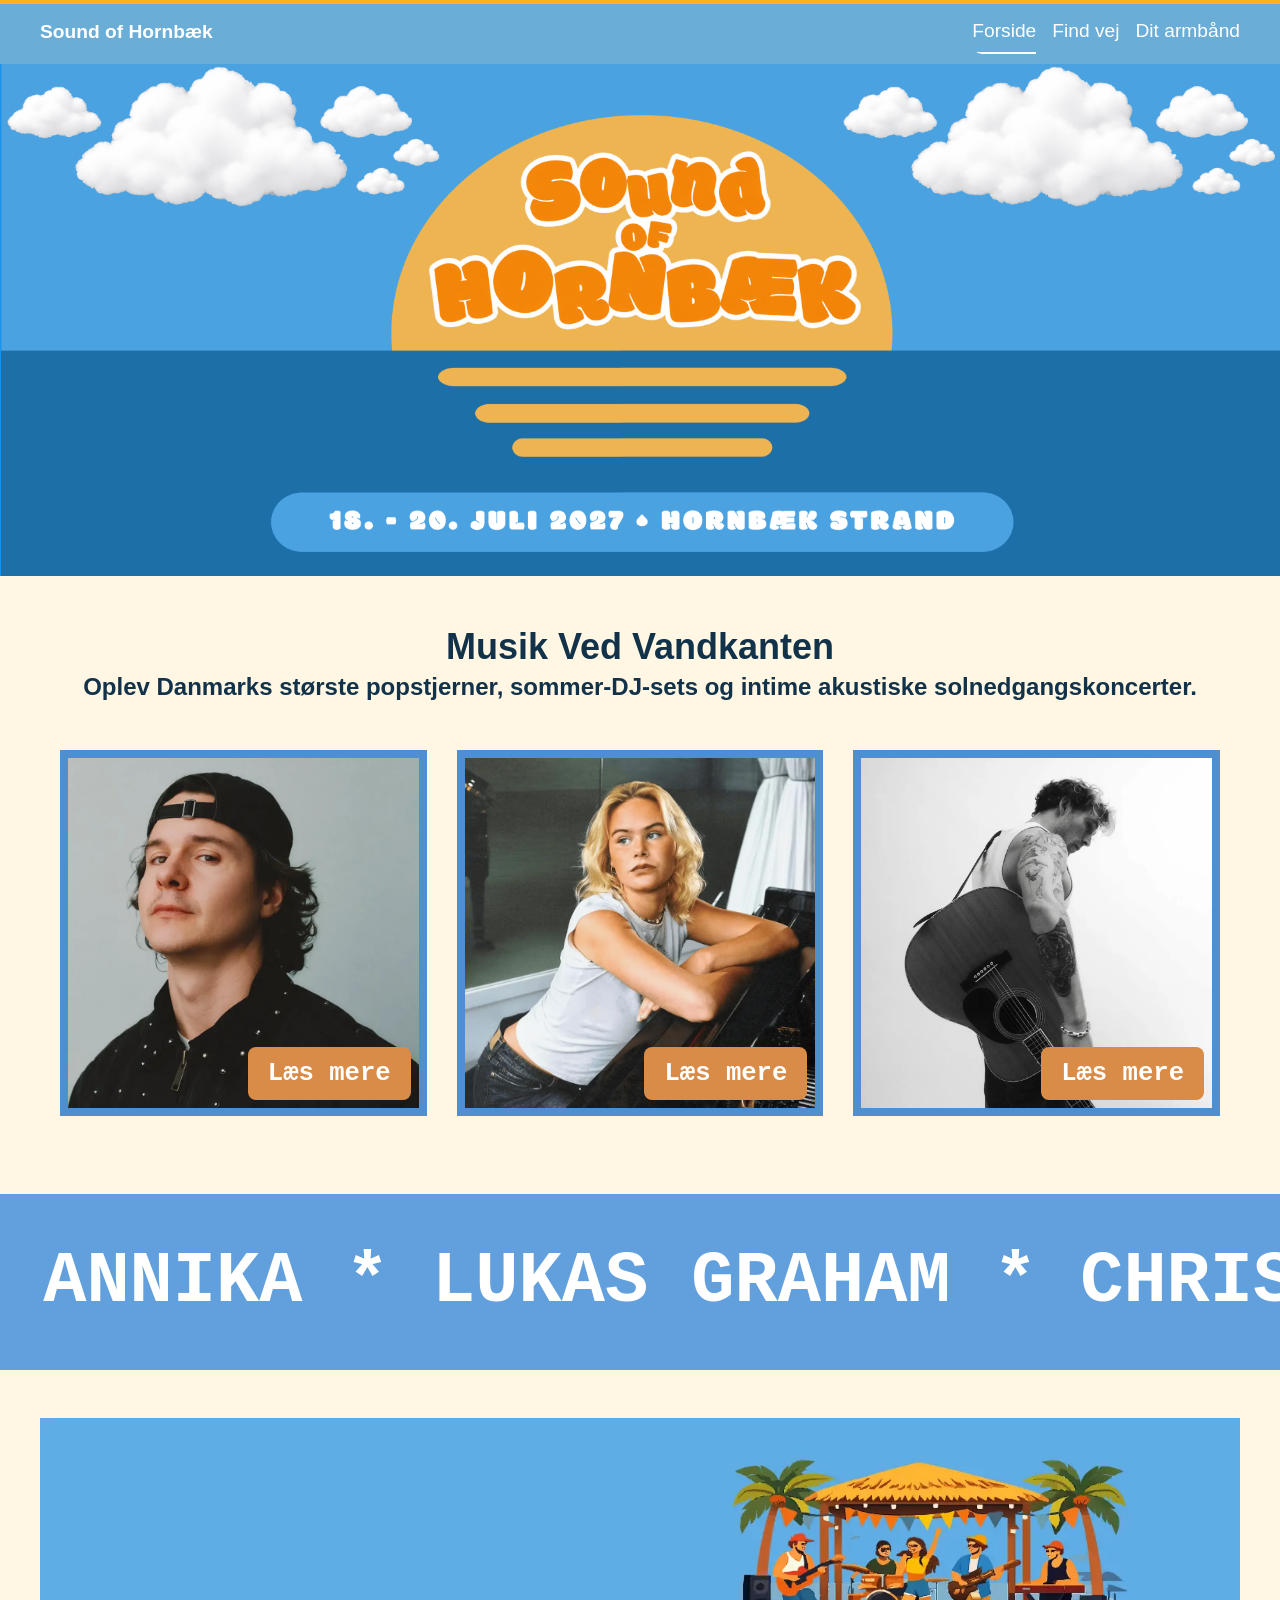
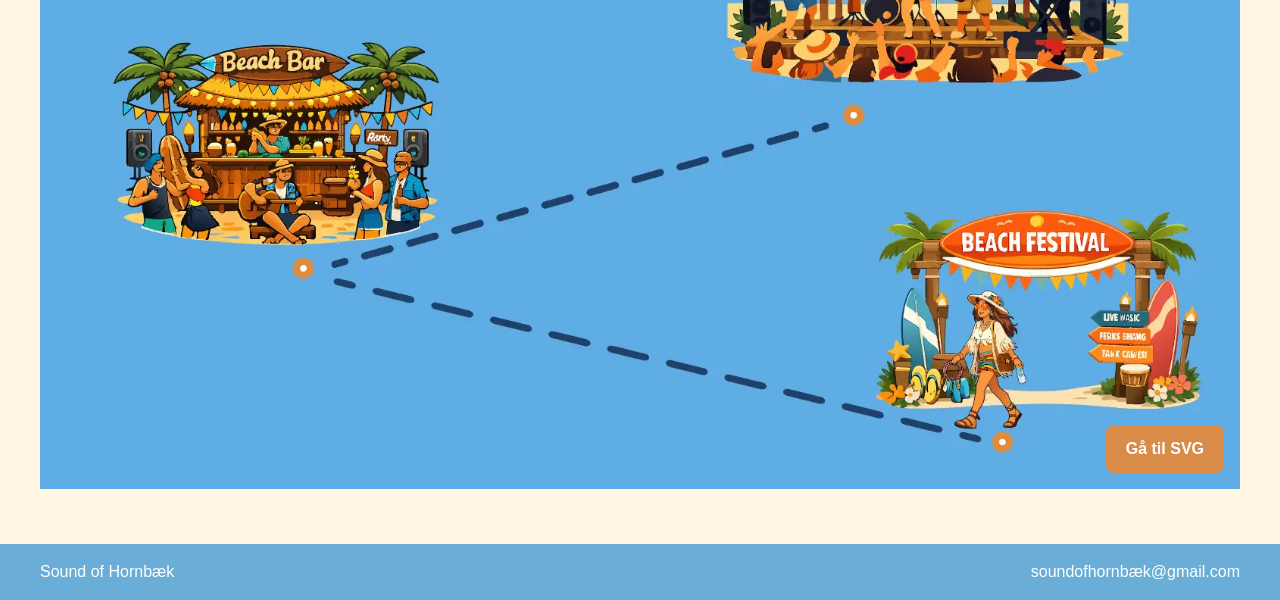
<file: index.html>
<!DOCTYPE html>
<html lang="da">

<head>
  <meta charset="UTF-8">
  <meta name="viewport" content="width=device-width, initial-scale=1.0">
  <title>Sound of Hornbæk | Strandfestival</title>
  <link rel="stylesheet" href="./starter.css">
  <link rel="stylesheet" href="./style.css">
  <link rel="icon" href="./imgs/favicon.ico">
</head>

<body>
  <header class="site-header">
    <div class="header-content">
      <a class="site-logo" href="./index.html">Sound of Hornbæk</a>
      <nav class="site-nav">
        <button popovertarget="menu">Menu</button>
        <ul class="menu" id="menu" popover>
          <li><a href="./" aria-current="page">Forside</a></li>
          <li><a href="./svg.html">Find vej</a></li>
          <li><a href="./form.html">Dit armbånd</a></li>
        </ul>
      </nav>
    </div>
  </header>

  <main>
    <section class="hero">
      <div class="hero_content">
        <img src="./imgs/forside_hero_img.png" alt="Hero Image">
      </div>
    </section>

    <section class="forside_indhold">
      <div class="forside_tekst">
        <h1>Musik Ved Vandkanten</h1>

        <p>Oplev Danmarks største popstjerner, sommer-DJ-sets og intime akustiske
          solnedgangskoncerter.</p>
      </div>

      <div class="artists">
        <div class="box1">
          <img src="./imgs/lukasgraham.webp" alt="Lukas Graham">
          <p>Lukas Graham</p>
          <button class="btn" popovertarget="popover1">Læs mere</button>
        </div>

        <div class="box2">
          <img src="./imgs/annika.webp" alt="Annika">
          <p>Annika</p>
          <button class="btn" popovertarget="popover2">Læs mere</button>
        </div>

        <div class="box3">
          <img src="./imgs/christopher.webp" alt="Christopher">
          <p>Christopher</p>
          <button class="btn" popovertarget="popover3">Læs mere</button>
        </div>
      </div>

      <div id="popover1" class="popup" popover>
        <img src="./imgs/lukasgraham2.webp" alt="Lukas Graham">

        <div class="popup-tekst">
          <h2>Lukas Graham</h2>
          <p>Lukas Graham blev dannet i 2011 af sangeren Lukas Forchhammer sammen med to venner, og bandet kommer fra
            Christiania i København. Debutalbummet fra 2012 gik direkte ind som nummer et på de danske hitlister, og med
            singlen
            "7 Years" fra 2015 blev bandet kendt langt uden for Danmarks grænser. Musikken blander pop, soul og R&amp;B.
          </p>
          <button class="luk" popovertarget="popover1" popovertargetaction="hide">Luk</button>
        </div>
      </div>

      <div id="popover2" class="popup" popover>
        <img src="./imgs/annika2.webp" alt="Annika">

        <div class="popup-tekst">
          <h2>Annika</h2>
          <p>Annika er født i 2004 og voksede op i Vejby i Nordsjælland. Som barn spillede hun med i filmen Jagten, før
            hun slog
            igennem som sanger. I 2024 vandt hun prisen som Årets Nye Danske Navn ved Danish Music Awards, og hendes
            debutalbum
            gik ind som nummer et på den danske albumliste i 2025. Samme år åbnede hun Orange Scene på Roskilde
            Festival.</p>
          <button class="luk" popovertarget="popover2" popovertargetaction="hide">Luk</button>
        </div>
      </div>

      <div id="popover3" class="popup" popover>
        <img src="./imgs/christopher2.webp" alt="Christopher">

        <div class="popup-tekst">
          <h2>Christopher</h2>
          <p>Christopher er en dansk popsanger og sangskriver, kendt for sin bløde stemme og følsomme tekster. Han er
            vokset op
            på Amager og begyndte at synge som treårig, og han startede med at lægge coverversioner ud på nettet. I 2014
            vandt
            han flere priser ved Danish Music Awards, blandt andet Årets Popalbum, og hittet "CPH Girls" blev et af hans
            største.</p>
          <button class="luk" popovertarget="popover3" popovertargetaction="hide">Luk</button>
        </div>
      </div>
    </section>

    <div class="marquee" aria-label="Navneliste">
      <div class="track">
        <span> Annika * Lukas Graham * Christopher *</span>
        <span> Annika * Lukas Graham * Christopher *</span>
      </div>
    </div>

    <section class="layout">

      <section class="svg_teaser">
        <!-- Skift "billede.png" ud med dit eget billede -->
        <img class="svg_festival" src="./imgs/svg.webp" alt="Kort over Sound of Hornbæk">
        <a class="svg_knap" href="svg.html">Gå til SVG</a>
      </section>

    </section>
  </main>

  <footer class="site-footer">
    <div class="footer-content">
      <p>Sound of Hornbæk</p>
      <a class="mail" href="#">soundofhornbæk@gmail.com</a>

    </div>
  </footer>
  <script src="./script.js"></script>
</body>

</html>
</file>
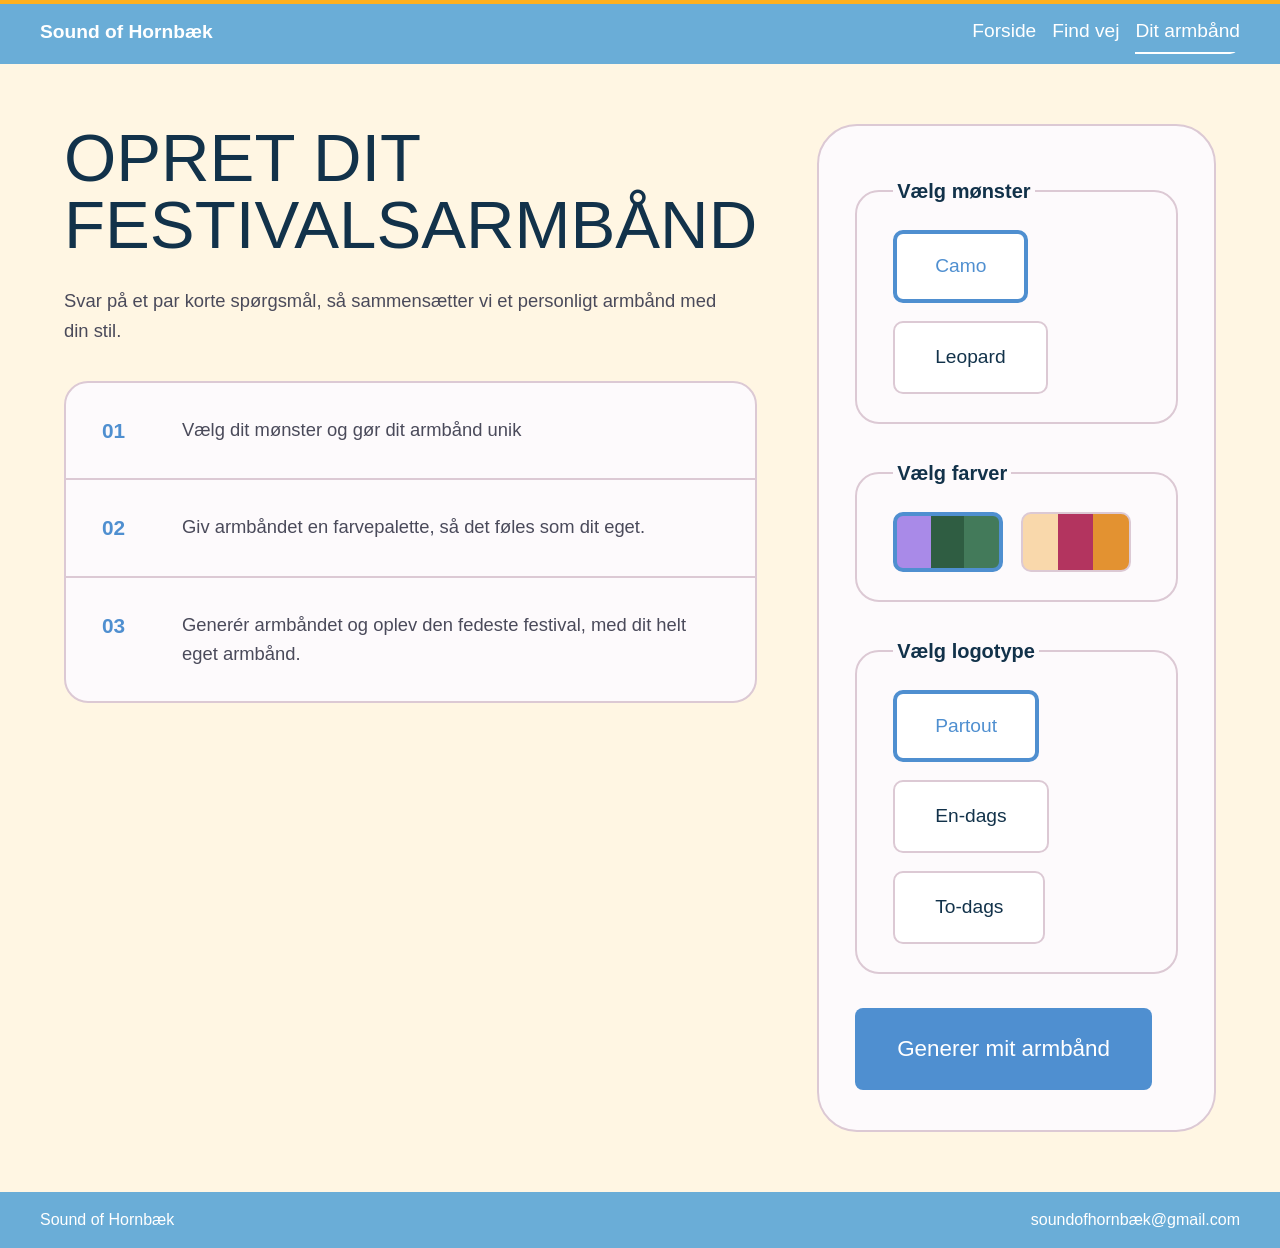
<file: form.html>
<!DOCTYPE html>
<html lang="da">

<head>
  <meta charset="UTF-8">
  <meta name="viewport" content="width=device-width, initial-scale=1.0">
  <title>Formular | Sound of Hornbæk</title>
  <link rel="stylesheet" href="./starter.css">
  <link rel="stylesheet" href="./style.css">
  <link rel="icon" href="./imgs/favicon.ico">
</head>

<body>
  <header class="site-header">
    <div class="header-content">
      <a class="site-logo" href="./">Sound of Hornbæk</a>
      <nav class="site-nav">
        <button popovertarget="menu">Menu</button>
        <ul class="menu" id="menu" popover>
          <li><a href="./">Forside</a></li>
          <li><a href="./svg.html">Find vej</a></li>
          <li><a href="./form.html" aria-current="page">Dit armbånd</a></li>
        </ul>
      </nav>
    </div>
  </header>

  <main>
    <section class="side">

      <!-- Venstre: tekst -->
      <div class="intro">
        <h1>Opret dit festivalsarmbånd</h1>
        <p class="lead">
          Svar på et par korte spørgsmål, så sammensætter vi et personligt
          armbånd med din stil.
        </p>

        <ol class="trin">
          <li>
            <span class="nummer">01</span>
            <p>Vælg dit mønster og gør dit armbånd unik</p>
          </li>
          <li>
            <span class="nummer">02</span>
            <p>Giv armbåndet en farvepalette, så det føles som dit eget.</p>
          </li>
          <li>
            <span class="nummer">03</span>
            <p>Generér armbåndet og oplev den fedeste festival, med dit helt eget armbånd.</p>
          </li>
        </ol>
      </div>

      <!-- Højre: formularboks -->

      <form class="form-placeholder" action="./opsamling.html">
        <fieldset>
          <legend>Vælg mønster</legend>
          <div class="valg-rad">
            <input type="radio" name="moenster" id="camo" value="camo" checked>
            <label for="camo">Camo</label>

            <!-- <input type="radio" name="moenster" id="striber">
            <label for="striber">Striber</label>

            <input type="radio" name="moenster" id="prikker">
            <label for="prikker">Prikker</label> -->

            <input type="radio" name="moenster" id="leopard" value="leopard">
            <label for="leopard">Leopard</label>
          </div>
        </fieldset>

        <fieldset>
          <legend>Vælg farver</legend>
          <div class="valg-rad">
            <input type="radio" name="farver" id="palet1" value="palet1" checked>
            <label for="palet1" class="palet palet1" aria-label="Palet 1"></label>

            <input type="radio" name="farver" id="palet2" value="palet2">
            <label for="palet2" class="palet palet2" aria-label="Palet 2"></label>

            <!-- <input type="radio" name="farver" id="palet3">
            <label for="palet3" class="palet palet3" aria-label="Palet 3"></label>

            <input type="radio" name="farver" id="palet4">
            <label for="palet4" class="palet palet4" aria-label="Palet 4"></label>

            <input type="radio" name="farver" id="palet5">
            <label for="palet5" class="palet palet5" aria-label="Palet 5"></label>

            <input type="radio" name="farver" id="palet6">
            <label for="palet6" class="palet palet6" aria-label="Palet 6"></label> -->
          </div>
        </fieldset>

        <fieldset>
          <legend>Vælg logotype</legend>
          <div class="valg-rad">
            <input type="radio" name="logo" id="partout" value="partout" checked>
            <label for="partout">Partout</label>

            <input type="radio" name="logo" id="endags" value="endags">
            <label for="endags">En-dags</label>

            <input type="radio" name="logo" id="todags" value="todags">
            <label for="todags">To-dags</label>
          </div>
        </fieldset>
        <button type="submit" class="generer">Generer mit armbånd</button>
      </form>

    </section>
  </main>

  <footer class="site-footer">
    <div class="footer-content">
      <p>Sound of Hornbæk</p>
      <a class="mail" href="#">soundofhornbæk@gmail.com</a>
    </div>
  </footer>
  <script src="./script.js"></script>
</body>

</html>
</file>
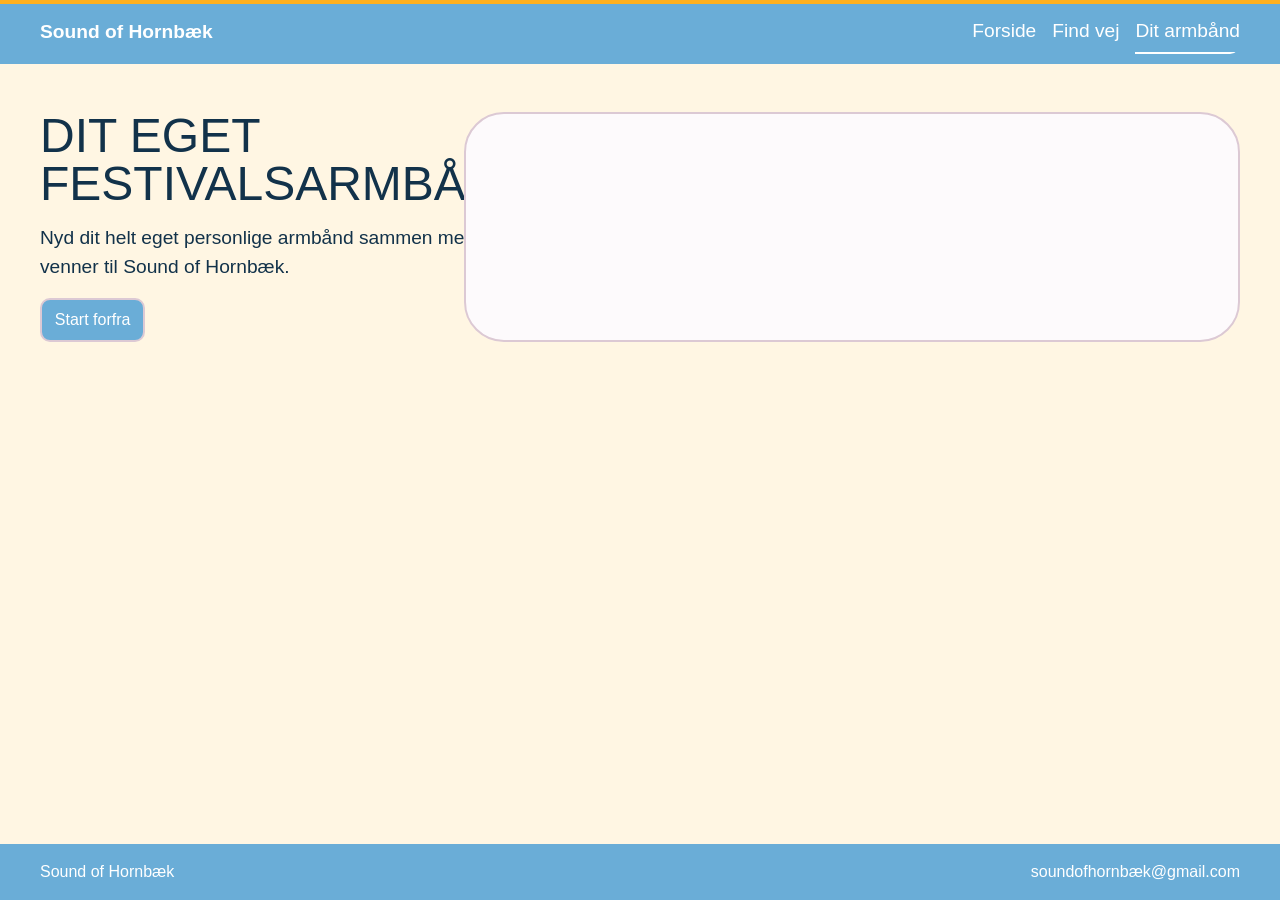
<file: opsamling.html>
<!DOCTYPE html>
<html lang="da">

<head>
  <meta charset="UTF-8">
  <meta name="viewport" content="width=device-width, initial-scale=1.0">
  <title>Opsamling | Sound of Hornbæk</title>
  <link rel="stylesheet" href="./starter.css">
  <link rel="stylesheet" href="./style.css">
  <link rel="icon" href="./imgs/favicon.ico">
</head>

<body>
  <header class="site-header">
    <div class="header-content">
      <a class="site-logo" href="./">Sound of Hornbæk</a>
      <nav class="site-nav">
        <button popovertarget="menu">Menu</button>
        <ul class="menu" id="menu" popover>
          <li><a href="./">Forside</a></li>
          <li><a href="./svg.html">Find vej</a></li>
          <li><a href="./form.html" aria-current="page">Dit armbånd</a></li>
        </ul>
      </nav>
    </div>
  </header>

  <main>
    <section class="opsamling-page">
      <div class="opsamling-intro">
        <h1>Dit eget festivalsarmbånd</h1>
        <p>Nyd dit helt eget personlige armbånd sammen med dine venner til Sound of Hornbæk.</p>
        <div class="actions">
          <a class="button" href="./form.html">Start forfra</a>
        </div>
      </div>

      <article class="opsamling-placeholder">

      </article>
    </section>
  </main>

  <footer class="site-footer">
    <div class="footer-content">
      <p>Sound of Hornbæk</p>
      <a class="mail" href="#">soundofhornbæk@gmail.com</a>
    </div>
  </footer>
  <script src="./script.js"></script>
</body>

</html>
</file>
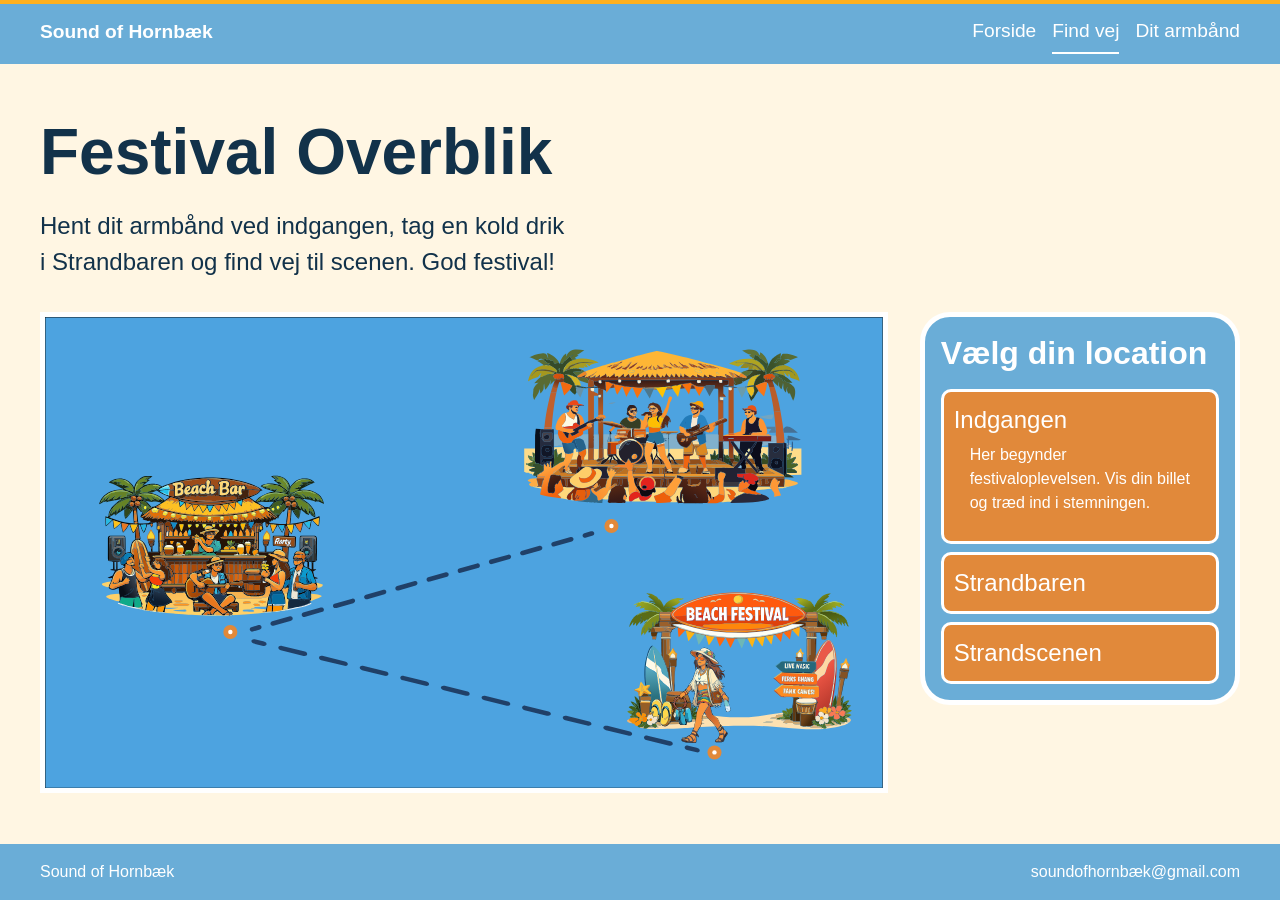
<file: svg.html>
<!DOCTYPE html>
<html lang="da">

<head>
  <meta charset="UTF-8">
  <meta name="viewport" content="width=device-width, initial-scale=1.0">
  <title>Interaktiv SVG | Sound of Hornbæk</title>
  <link rel="stylesheet" href="./starter.css">
  <link rel="stylesheet" href="./style.css">
  <link rel="icon" href="./imgs/favicon.ico">
</head>

<body>
  <header class="site-header">
    <div class="header-content">
      <a class="site-logo" href="./">Sound of Hornbæk</a>
      <nav class="site-nav">
        <button popovertarget="menu">Menu</button>
        <ul class="menu" id="menu" popover>
          <li><a href="./">Forside</a></li>
          <li><a href="./svg.html" aria-current="page">Find vej</a></li>
          <li><a href="./form.html">Dit armbånd</a></li>
        </ul>
      </nav>
    </div>
  </header>

  <main>
    <section class="svg-page">
      <header class="svg-intro">
        <h1>Festival Overblik</h1>
        <p>Hent dit armbånd ved indgangen, tag en kold drik i Strandbaren og find vej til scenen. God festival!</p>
      </header>

      <section class="svg-layout">
        <div class="svg-placeholder">
          <svg class="svg_festival" viewBox="0 0 1908.01 1073.26">
            <use href="./imgs/Event.svg#figurer"></use>
            <use class="person" href="./imgs/Event.svg#person"></use>
          </svg>
        </div>

        <article class="panel">
          <h2>Vælg din location</h2>
          <div class="accordion">
            <!-- TODO: Lav om til details/summary -->
            <details class="accordion-item" name="accordion" data-position="indgangen" id="details-indgangen" open>
              <summary>Indgangen</summary>
              <p>Her begynder festivaloplevelsen. Vis din billet og træd ind i stemningen.</p>
            </details>
            <details class="accordion-item" name="accordion" data-position="strandbaren" id="details-strandbaren">
              <summary>Strandbaren</summary>
              <p>Kolde drikke, gode vibes og den perfekte pause mellem koncerterne.</p>
            </details>
            <details class="accordion-item" name="accordion" data-position="strandscenen" id="details-strandscenen">
              <summary>Strandscenen</summary>
              <p>Festivalens hjerte. Her kan du opleve live musik, fællesskab og uforglemmelige øjeblikke.</p>
            </details>
          </div>
        </article>
      </section>
    </section>
  </main>

  <footer class="site-footer">
    <div class="footer-content">
      <p>Sound of Hornbæk</p>
      <a class="mail" href="#">soundofhornbæk@gmail.com</a>
    </div>
  </footer>
  <script src="./script.js"></script>
</body>

</html>
</file>
<file: starter.css>
*,
::before,
::after {
  box-sizing: border-box;
  margin: 0;
  padding: 0;
}

html {
  interpolate-size: allow-keywords;
  font-family: Impact, Haettenschweiler, "Arial Narrow Bold", sans-serif;
  line-height: 1.5;
  -webkit-font-smoothing: antialiased;
}

h1,
h2 {
  line-height: 1.25;
}

p,
li {
  text-wrap: pretty;
}

img,
svg {
  display: block;
  width: 100%;
  height: auto;
}

label {
  display: block;
}

input,
button,
textarea,
select {
  font: inherit;
  color: inherit;
  background-color: transparent;
  font-size: max(1em, 16px);
  padding: 0;
  margin: 0;
}

input:where([type="checkbox"], [type="radio"]) {
  width: 1em;
  height: 1em;
}

textarea {
  resize: none;
  min-height: 4lh;
}

legend {
  padding: 0;
}

select,
::picker(select) {
  appearance: base-select;
}

[popover] {
  margin: revert;
}

dialog {
  overscroll-behavior: none;

  &::backdrop {
    overflow: hidden;
    overscroll-behavior: contain;
  }
}

.visually-hidden {
  position: absolute;
  width: 1px;
  height: 1px;
  overflow: hidden;
  white-space: nowrap;
  clip-path: inset(100%);
}
</file>
<file: style.css>
/* Variabler */
html {
  --color-page: #fff6e3;
  --color-surface: #6aadd7;
  --color-svg-box: #6aadd7;
  --color-text: #12324a;
  --color-muted: var(--color-text);
  --color-border: #12324a;
  --space-05: 0.5rem;
  --space-1: 1rem;
  --space-2: 2rem;
  --space-3: 3rem;

  background: var(--color-page);
  color: var(--color-text);
}

/* Globalt layout */
body {
  margin: 0;
  min-height: 100svh;
  display: grid;
  grid-template-rows: auto 1fr auto;
  grid-template-columns: minmax(1rlh, 1fr) minmax(0, 75rem) minmax(1rlh, 1fr);
}

h1,
h2,
h3,
p {
  margin: 0;
}

main {
  display: grid;
  grid-template-columns: inherit;
  grid-column: 1 / -1;
  align-content: start;
}

main > * {
  grid-column: 2;
  padding-block: var(--space-3);
}

.svg-page {
  display: grid;
  gap: var(--space-2);
}

.svg-intro {
  display: grid;
  gap: var(--space-1);
  max-width: 60ch;
}

.svg-intro p {
  color: var(--color-muted);
}

.svg-layout {
  display: grid;
  gap: var(--space-2);
  align-items: start;
  @media (width > 800px) {
    grid-template-columns: 1fr min(40%, 36ch);
  }
}

.form-page {
  display: grid;
  gap: var(--space-2);
  @media (width > 600px) {
    grid-template-columns: min(40%, 50ch) 1fr;
  }
}

.form-intro {
  display: grid;
  gap: var(--space-1);
  align-content: start;
  max-width: 60ch;
}

.form-intro p {
  color: var(--color-muted);
}

.opsamling-page {
  display: grid;
  gap: var(--space-2);
  align-items: start;

  @media (width > 800px) {
    grid-template-columns: minmax(0, 44ch) minmax(20rem, 1fr);
  }
}

.opsamling-intro {
  display: grid;
  gap: var(--space-1);
  max-width: 60ch;
}

.opsamling-intro p {
  color: var(--color-muted);
}

.error-page {
  display: grid;
  gap: var(--space-1);
  max-width: 60ch;
}

.error-page p {
  color: var(--color-muted);
}

@keyframes progress {
  from {
    scale: 0 1;
  }

  to {
    scale: 1 1;
  }
}

html::before {
  content: "";
  block-size: 4px;
  background-color: #ffb01e;
  position: fixed;
  inset: 0;
  animation: progress linear;
  transform-origin: 0;
  animation-timeline: scroll();
  z-index: 500;
}

/* Header og footer */
.site-header,
.site-footer {
  grid-column: 1 / -1;

  display: grid;
  grid-template-columns: inherit;
  background: var(--color-surface);
}

.site-header .header-content,
.footer-content {
  grid-column: 2;
}

.header-content {
  min-height: 4rem;
  display: flex;
  justify-content: space-between;
  align-items: center;
  gap: var(--space-1);
  font-family:
    "Arial Rounded MT Bold", "Hiragino Maru Gothic ProN", "Trebuchet MS",
    sans-serif;
  font-size: 1.2rem;
  color: #ffffff;
}

.site-logo {
  color: inherit;
  font-weight: 700;
  text-decoration: none;
}

.footer-content {
  padding-block: var(--space-1);
  display: flex;
  flex-wrap: wrap;
  justify-content: space-between;
  gap: var(--space-1);
  color: #ffffff;
}

/* Navigation */
[popover] {
  margin: 0;
  padding: 0;
  border: none;
  background: transparent;
}

.site-nav button {
  padding: 0.4rem 0.7rem;
  border: 2px solid #fff;
  border-radius: 10px;
  background: var(--color-surface);
  @media (width > 600px) {
    display: none;
  }
}

.menu {
  margin: 0;
  padding: var(--space-1);
  list-style: none;
  background: var(--color-surface);
  border: 2px solid #fff;
  border-radius: 10px;
  position-area: bottom span-left;
  @media (width > 600px) {
    display: flex;
    gap: var(--space-1);
    padding: 0;
    border: none;
    background: none;
    position: static;
  }
}

.menu a {
  display: block;
  padding: 0.4rem 0;
  color: #ffffff;
  text-decoration: none;
  border-bottom: 2px solid #0000;
}

.menu a[aria-current="page"] {
  border-bottom-color: #ffffff;
}

/* Flader */
.panel,
.svg-placeholder,
.form-placeholder,
.opsamling-placeholder {
  background: var(--color-surface);
  border: 1px solid var(--color-border);
}

.panel {
  padding: var(--space-1);
  display: grid;
  gap: var(--space-1);
}

.svg-placeholder,
.opsamling-placeholder {
  min-height: -webkit-fill-available;
  min-height: stretch;
}

.form-placeholder {
  min-height: -webkit-fill-available;
  min-height: stretch;
  padding: var(--space-1);
}

/* Details */
.accordion {
  display: grid;
  gap: var(--space-05);
}

.accordion-item {
  border: 1px solid var(--color-border);
  background: var(--color-surface);
}

.accordion-item p {
  padding: 0 var(--space-1) var(--space-1);
  color: var(--color-muted);
}

/* Knap/link */
.button {
  justify-self: start;
  display: inline-block;
  padding: 0.5rem 0.8rem;
  border: 1px solid var(--color-border);
  background: var(--color-surface);
  color: inherit;
  text-decoration: none;
}

/* Hero */
.hero {
  display: grid;
  grid-template-columns: inherit;
  grid-column: 1 / -1;
  background: #4aa2e1;
  padding: 0;
  .hero_content {
    grid-column: 1 / -1;
  }
}

/* Forside indhold */
.forside_indhold {
  display: block;
  gap: 10px;
  .forside_tekst {
    text-align: center;
    font-size: 1rem;
    font-weight: 700;
    margin-bottom: 15px;
    font-size: 1.5rem;
  }
}
.artists {
  display: flex;
  flex-direction: column;
  gap: 30px;
  @media (width > 600px) {
    flex-direction: row;
    gap: 30px;
    padding: 30px 20px;
  }

  .box1,
  .box2,
  .box3 {
    position: relative;
    display: block;
    flex: 1;
    aspect-ratio: 1 / 1;
    height: auto;
    border: 8px solid #4f8fd0;
    background-color: #4f8fd0;
    text-align: center;
    font-weight: 700;
    font-size: 1rem;

    /* Navnet er kun til skærmlæsere */
    p {
      position: absolute;
      width: 1px;
      height: 1px;
      overflow: hidden;
    }
  }

  .btn {
    position: absolute;
    right: 8px;
    bottom: 8px;
    z-index: 1;
    padding: 14px 20px;
    border: none;
    border-radius: 8px;
    background-color: #d98b48;
    color: white;
    font-family: "JetBrains Mono", "Roboto Mono", ui-monospace, monospace;
    font-weight: 800;
    font-size: clamp(18px, 2vw, 30px);
    line-height: 1;
    cursor: pointer;

    &:hover {
      background-color: #c97d3b;
    }
  }
}

.marquee {
  background: #62a0dd;
  color: #fff;
  overflow: hidden;
  white-space: nowrap;
  padding: 1.5rem 0;
}
.track {
  display: flex;
  width: max-content;
  animation: scroll-left 15s linear infinite;
}
.track span {
  font-family: "DejaVu Sans Mono", Consolas, monospace;
  font-weight: 700;
  font-size: 5rem;
  text-transform: uppercase;
}

@keyframes scroll-left {
  from {
    transform: translateX(0);
  }
  to {
    transform: translateX(-50%);
  }
}

.svg_teaser {
  display: grid;
}

.box1 {
  transition: 0.4s;
}
.box1:hover {
  transform: scale(1.08);
}
.box2 {
  transition: 0.4s;
}
.box2:hover {
  transform: scale(1.08);
}
.box3 {
  transition: 0.4s;
}
.box3:hover {
  transform: scale(1.08);
}

.marquee {
  display: grid;
  grid-template-columns: inherit;
  grid-column: 1 / -1;
  background: #62a0dd;
  overflow: hidden;
  white-space: nowrap;
  padding: 52px 0;
}

.track span {
  font-family: "JetBrains Mono", "Roboto Mono", ui-monospace, monospace;
  font-weight: 800;
  font-size: clamp(40px, 6vw, 72px);
  line-height: 1;
  text-transform: uppercase;
  color: #ffffff;
  white-space: pre;
}

.popup {
  margin: auto;
  width: min(90vw, 800px);
  height: auto;
  padding: 30px;
  border: 8px solid #4f8fd0;
  background-color: #fdf6e3;
  color: #1b1b1b;
  font-family: "JetBrains Mono", "Roboto Mono", ui-monospace, monospace;

  /* Blød åbning og lukning */
  opacity: 0;
  transition:
    opacity 0.25s,
    display 0.25s allow-discrete,
    overlay 0.25s allow-discrete;
  @media (width > 600px) {
    /* width: min(40vw, 400px); */

    height: fit-content;
  }
}

/* Layoutet skal kun gælde, når popoveren er åben */
.popup:popover-open {
  display: flex;
  align-items: center;
  gap: 30px;
  opacity: 1;
}

@starting-style {
  .popup:popover-open {
    opacity: 0;
  }
}

.popup::backdrop {
  background-color: rgb(0 0 0 / 0.6);
}

.popup img {
  flex: 0 0 40%;
  width: 40%;
  aspect-ratio: 1 / 1;
  object-fit: cover;
  border: 6px solid #4f8fd0;
}

.popup-tekst {
  flex: 1;
  text-align: left;
}

.popup h2 {
  margin-bottom: 16px;
  font-size: 1.8rem;
  font-weight: 800;
  color: #4f8fd0;
}

.popup p {
  margin-bottom: 24px;
  line-height: 1.5;
}

.luk {
  padding: 12px 20px;
  border: none;
  border-radius: 8px;
  background-color: #d98b48;
  color: white;
  font-family: inherit;
  font-weight: 800;
  font-size: 1rem;
}

.luk:hover {
  background-color: #c97d3b;
}

/* På små skærme kommer billedet over teksten */
@media (max-width: 600px) {
  .popup:popover-open {
    flex-direction: column;
  }

  .popup img {
    flex: none;
    width: 100%;
  }
}

/* SVG */
.svg-intro {
  h1 {
    font-size: 4rem;
  }
  p {
    font-size: 1.5rem;
  }
}
.svg-placeholder {
  border: 5px solid #fff;
}
.panel {
  background: var(--color-svg-box);
  border-radius: 30px;
  border: 5px solid #fff;
  h2 {
    font-size: 2rem;
    font-family: "Inter" sans-serif;
    text-decoration: none;
    color: white;
  }
}
.accordion {
  background: var(--color-svg-box);
}
.accordion-item {
  color: white;
  font-size: 1.5rem;
  background: #e1893a;
  border-radius: 10px;
  border: 3px solid #fff;
  padding: 10px;
  cursor: pointer;
  p {
    font-size: 1rem;
    color: white;
    margin-top: 5px;
  }
}
summary::marker {
  content: none;
}
::details-content {
  height: 0;
  overflow: clip;
  transition: 300ms ease;
  transition-behavior: allow-discrete;
}
[open]::details-content {
  height: auto;
}

.person {
  transition: 1.5s;
  translate: var(--x) var(--y);
}
.svg_festival[data-position="indgangen"] {
  --x: 0%;
  --y: 0%;
}
.svg_festival[data-position="strandbaren"] {
  --x: -56%;
  --y: -25%;
}
.svg_festival[data-position="strandscenen"] {
  --x: -11%;
  --y: -48%;
}
/********************************formular********************************/

.side {
  display: grid;
  grid-template-columns: 1fr 1.4fr;
  gap: 60px;
  align-items: start;
  max-width: 1200px;
  margin: 0 auto;
  padding: 60px 24px;
}

/* ---------- Venstre: tekst ---------- */
.intro h1 {
  font-family: "Bebas Neue", Impact, sans-serif;
  font-size: 4.2rem;
  font-weight: 400;
  line-height: 1;
  text-transform: uppercase;
  margin-bottom: 28px;
}

.lead {
  font-size: 1.15rem;
  line-height: 1.6;
  color: #4a4a5a;
  margin-bottom: 36px;
}

.trin {
  list-style: none;
  background: #fdfafc;
  border: 2px solid #dcc9d4;
  border-radius: 24px;
  overflow: hidden;
}

.trin li {
  display: flex;
  gap: 40px;
  padding: 32px 36px;
  border-bottom: 2px solid #dcc9d4;
}

.trin li:last-child {
  border-bottom: none;
}

.nummer {
  font-size: 1.3rem;
  font-weight: 600;
  color: #4f8fd0;
  min-width: 40px;
}

.trin p {
  font-size: 1.15rem;
  line-height: 1.6;
  color: #4a4a5a;
}

/* ---------- Højre: formularboks ---------- */
.form-placeholder {
  background: #fdfafc;
  border: 2px solid #dcc9d4;
  border-radius: 40px;
  padding: 50px 36px 40px;
  display: flex;
  flex-direction: column;
  gap: 34px;
}

fieldset {
  border: 2px solid #dcc9d4;
  border-radius: 24px;
  padding: 24px 36px 28px;
}

legend {
  font-size: 1.25rem;
  font-weight: 600;
  padding: 0 4px;
}

/* Rad med valg */
.valg-rad {
  display: flex;
  flex-wrap: wrap;
  gap: 18px;
}

/* Skjul den rigtige radioknap */
.valg-rad input {
  position: absolute;
  opacity: 0;
}

/* Knapper */
.valg-rad label {
  padding: 20px 40px;
  background: #ffffff;
  border: 2px solid #dcc9d4;
  border-radius: 10px;
  font-size: 1.2rem;
  cursor: pointer;
}

.valg-rad input:checked + label {
  border: 4px solid #4f8fd0;
  padding: 18px 38px;
  color: #4f8fd0;
}

.valg-rad input:focus-visible + label {
  outline: 3px solid #4f8fd0;
  outline-offset: 3px;
}

/* Farvepaletter */
.valg-rad .palet,
.valg-rad input:checked + .palet {
  width: 110px;
  height: 60px;
  padding: 0;
}

.valg-rad .palet1 {
  background: linear-gradient(90deg, #a98ae8 33%, #2f5d42 33% 66%, #437a5a 66%);
}
.valg-rad .palet2 {
  background: linear-gradient(90deg, #f9d8ab 33%, #b3345f 33% 66%, #e39231 66%);
}
.valg-rad .palet3 {
  background: linear-gradient(90deg, #a8d8e4 33%, #215372 33% 66%, #3a7d9e 66%);
}
.valg-rad .palet4 {
  background: linear-gradient(90deg, #dcff63 33%, #1a1a1a 33% 66%, #ec4d9c 66%);
}
.valg-rad .palet5 {
  background: linear-gradient(90deg, #cbd8a8 33%, #2f4d25 33% 66%, #66813f 66%);
}
.valg-rad .palet6 {
  background: linear-gradient(90deg, #f5c4dc 33%, #8a3463 33% 66%, #d9569b 66%);
}

/* ---------- Responsivt ---------- */
@media (max-width: 900px) {
  .side {
    grid-template-columns: 1fr;
    gap: 40px;
    padding: 32px 16px;
  }

  .intro h1 {
    font-size: 3rem;
  }

  .formular {
    padding: 36px 20px 28px;
    border-radius: 28px;
  }

  fieldset {
    padding: 20px;
  }
}

/* ---------- Generer-knap ---------- */
.generer {
  align-self: flex-start;
  background: #4f8fd0;
  color: #ffffff;
  border: none;
  border-radius: 8px;
  padding: 24px 42px;
  font-family: inherit;
  font-size: 1.4rem;
  cursor: pointer;
  transition: transform 0.15s;
}

.generer:hover {
  background: #4f8fd0;
  transform: translateY(-2px);
}

.generer:focus-visible {
  outline: 3px solid #4f8fd0;
  outline-offset: 3px;
}
/******************detaljer********************/
.svg_knap {
  padding: 12px 20px;
  border: none;
  border-radius: 8px;
  background-color: #d98b48;
  color: white;
  font-family: inherit;
  font-weight: 800;
  font-size: 1rem;
  text-decoration: none;
}

.svg_teaser {
  position: relative;
  display: inline-block; /* så sektionen kun er lige så stor som billedet */
}

.svg_festival img {
  display: block; /* fjerner det lille mellemrum under billedet */
  width: 100%;
  border-radius: 30px;
}

.svg_knap {
  position: absolute;
  right: 16px; /* afstand fra højre kant */
  bottom: 16px; /* afstand fra bunden */
}

.mail {
  color: white;
  text-decoration: none;
}

@view-transition {
  navigation: auto;
}

.svg_festival {
  view-transition-name: svg;
}

.img {
  view-transition-name: img;
}

/* Opsamlingsside */
.opsamling-intro h1 {
  font-family: "Bebas Neue", Impact, sans-serif;
  font-size: 3rem;
  font-weight: 400;
  line-height: 1;
  text-transform: uppercase;
}
.opsamling-intro p {
  font-family: "Bebas Neue", Impact, sans-serif;
  font-size: 1.2rem;
  font-weight: 400;
}

.opsamling-placeholder {
  background: #fdfafc;
  border: 2px solid #dcc9d4;
  border-radius: 40px;
  padding: 50px 36px 40px;
  display: flex;
  flex-direction: column;
  gap: 34px;
}
.actions {
  .button {
    border: 2px solid #dcc9d4;
    border-radius: 10px;
    color: #fff;
  }
}
</file>
